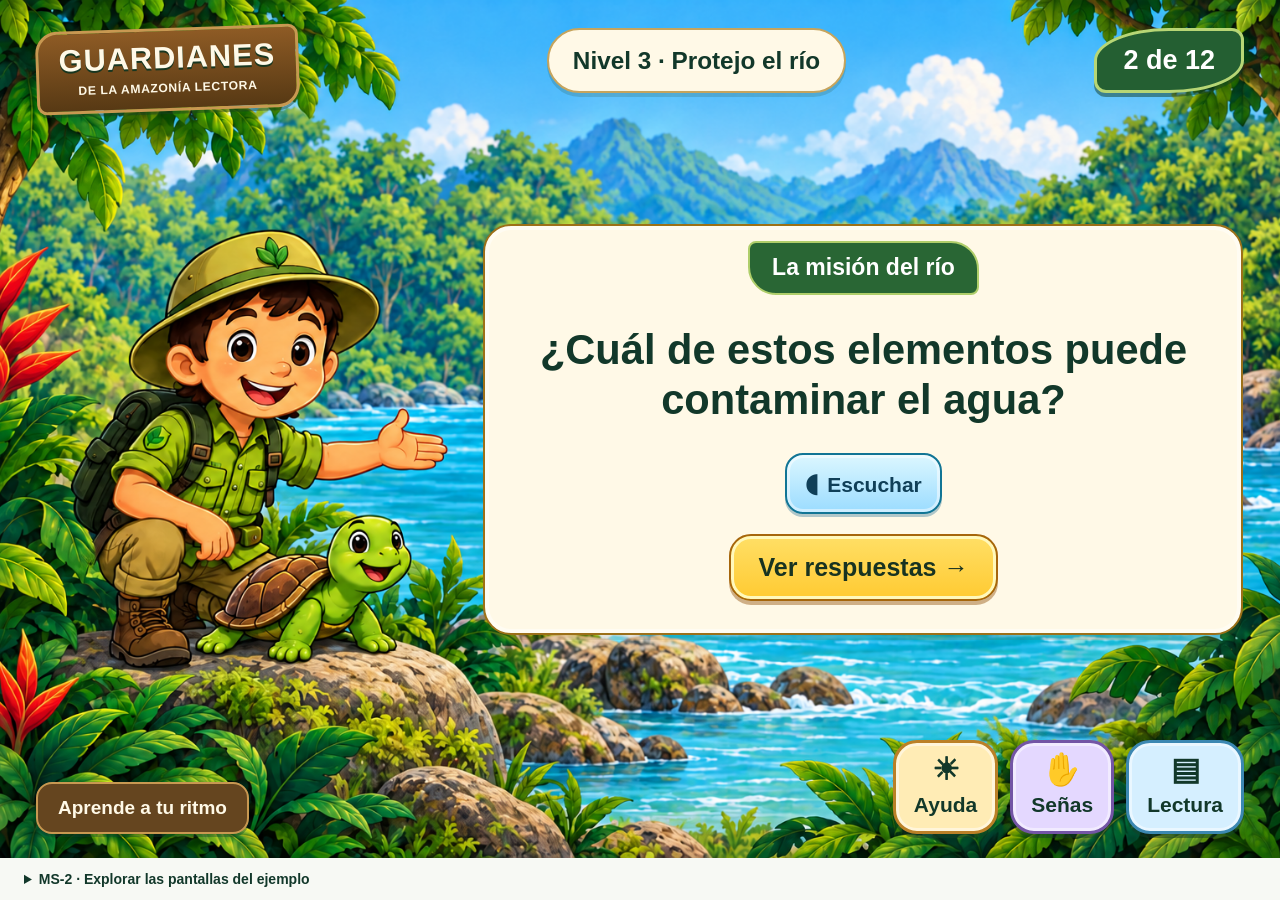
<file: prototipo/index.html>
<!doctype html>
<html lang="es"><head><meta charset="utf-8"><meta name="viewport" content="width=device-width,initial-scale=1"><meta name="color-scheme" content="light"><title>MS-2 · Guardianes de la Amazonía Lectora</title><link rel="stylesheet" href="styles.css"></head>
<body>
<a class="skip" href="#screen-title">Ir a la actividad</a>
<div class="scene">
<header class="header"><div class="wordmark"><strong>GUARDIANES</strong><span>DE LA AMAZONÍA LECTORA</span></div><div class="level">Nivel 3 · Protejo el río</div><div class="progress" id="progress-label" aria-label="Escena 2 de 12">2 de 12</div></header>
<main id="screen" class="activity" aria-label="Actividad del río"></main>
<footer class="scene-footer"><span class="pace">Aprende a tu ritmo</span><nav class="utilities" aria-label="Apoyos de la actividad"><button id="help" class="utility help" aria-haspopup="dialog"><span aria-hidden="true">☀</span>Ayuda</button><button id="sign" class="utility sign" aria-haspopup="dialog"><span aria-hidden="true">✋</span>Señas</button><button id="settings" class="utility reading" aria-haspopup="dialog"><span aria-hidden="true">▤</span>Lectura</button></nav></footer>
</div>
<details class="review"><summary>MS-2 · Explorar las pantallas del ejemplo</summary><div class="review-content"><label for="screen-picker">Pantalla</label><select id="screen-picker"><option value="single">Pregunta · escena 2</option><option value="welcome">Bienvenida · escena 1</option><option value="multi">Varias respuestas · escena 11</option><option value="reward">Recompensa · escena 12</option><option value="teacher">Reporte docente</option></select><p>Prototipo de interfaz. Las escenas 1, 2, 11 y 12 son ejemplos independientes del Nivel 3. No registra el progreso del juego. Los videos LSEC requieren grabación y validación.</p></div></details>
<div id="announcer" class="sr-only" role="status" aria-live="polite" aria-atomic="true"></div>
<dialog id="help-dialog" aria-labelledby="help-title"><div class="dialog-head"><h2 id="help-title">☀ Una pista</h2><button data-close="help-dialog" class="close" aria-label="Cerrar ayuda">×</button></div><p id="help-text" class="hint-text"></p><div class="dialog-actions"><button id="help-audio" class="audio">Escuchar pista</button><button id="help-sign" class="subtle">Ver pista en señas</button><button data-close="help-dialog" class="primary">¡Voy a intentarlo!</button></div></dialog>
<dialog id="sign-dialog" aria-labelledby="sign-title"><div class="dialog-head"><h2 id="sign-title">Lengua de señas</h2><button data-close="sign-dialog" class="close" aria-label="Cerrar señas">×</button></div><p class="subheading">Lengua de señas ecuatoriana · LSEC</p><label for="sign-context">Contenido de esta actividad</label><select id="sign-context"></select><div id="sign-content"></div><button data-close="sign-dialog" class="primary return">Volver a la actividad</button></dialog>
<dialog id="settings-dialog" aria-labelledby="settings-title"><div class="dialog-head"><h2 id="settings-title">Lectura</h2><button data-close="settings-dialog" class="close" aria-label="Cerrar lectura">×</button></div><label class="setting"><input type="checkbox" id="large-text">Texto más grande</label><label class="setting"><input type="checkbox" id="reduce-motion">Reducir movimiento</label><p>Lee o escucha a tu ritmo. Puedes repetir la consigna y abrir las señas cuando lo necesites.</p><p id="save-state" class="save-state" role="status">Preferencias de lectura locales</p><div class="dialog-actions"><button id="settings-sign" class="subtle">Ver ajustes en señas</button><button data-close="settings-dialog" class="primary">Guardar y volver</button></div></dialog>
<script src="core.js"></script><script src="data.js"></script><script src="icons.js"></script><script src="app.js"></script>
</body></html>
</file>
<file: prototipo/styles.css>
:root{--ink:#12382a;--cream:#fff9e7;--gold:#ffd44d;--gold-edge:#a6660c;--blue:#c8efff;--purple:#e4d8ff;--text:24px;--line:#598065}*{box-sizing:border-box}body{margin:0;background:#eaf3e6;color:var(--ink);font-family:'Trebuchet MS',Arial,sans-serif;line-height:1.45}button,select,input{font:inherit}button,select{min-height:48px;border:2px solid var(--line);border-radius:16px;padding:10px 18px;color:var(--ink);background:var(--cream);cursor:pointer;font-weight:700}button:hover{filter:brightness(1.035);box-shadow:0 4px 0 #153b2920}button:disabled{cursor:default;background:#e6e5df;color:#58615f;border-color:#848d87;box-shadow:none}button:focus-visible,select:focus-visible,a:focus-visible,input:focus-visible,summary:focus-visible{outline:3px solid #111827;outline-offset:4px;box-shadow:0 0 0 3px white}button:active:not(:disabled){transform:translateY(1px)}h1,h2,h3,p{margin-top:0}h1,h2{line-height:1.2}svg{display:block}.skip{position:absolute;top:-100px;left:16px;padding:16px;background:white;z-index:20}.skip:focus{top:16px}.scene{max-width:1680px;margin:0 auto;min-height:760px;min-height:max(760px,calc(100dvh - 42px));display:grid;grid-template-rows:auto 1fr auto;gap:24px;background:#b5dbca url('assets/guardian-modular.png') center center/cover no-repeat;padding:28px 36px 24px;isolation:isolate}.header{display:flex;align-items:flex-start;justify-content:space-between;gap:20px}.wordmark{background:linear-gradient(#8e5b25,#573914);border:3px solid #c89851;box-shadow:0 3px 0 #173e2370;border-radius:22px 10px 22px 10px;padding:10px 20px;color:#fff9e7;text-align:center;transform:rotate(-2deg)}.wordmark strong{display:block;font-size:clamp(20px,2.4vw,34px);letter-spacing:1px;line-height:1.1;text-shadow:0 2px #173620}.wordmark span{font-size:clamp(10px,.95vw,13px);font-weight:800;letter-spacing:.6px}.level{background:var(--cream);padding:13px 24px;border:2px solid #c6a45d;border-radius:40px;font-size:clamp(18px,1.9vw,28px);font-weight:bold;box-shadow:0 4px 0 #24442c30}.progress{background:#245f32;color:white;border:3px solid #b7d675;border-radius:50% 12px 50% 12px;padding:10px 26px;min-width:142px;text-align:center;font-size:27px;font-weight:800;box-shadow:0 4px 0 #153e2780}.activity{width:63%;margin:20px 0 12px auto;align-self:center;min-width:0}.question-card,.question-strip,.content-card,.answer,.feedback,.touch-hint{background:var(--cream);border:2px solid #d4ab57;box-shadow:0 5px 0 #80632025, inset 0 0 0 4px #ffffff70;border-radius:28px}.question-card{max-width:760px;margin:auto;padding:32px 34px;text-align:center}.kicker{display:inline-block;background:#296634;color:white;border:2px solid #afce6a;padding:8px 22px;margin:-58px auto 22px;border-radius:8px 28px 8px 28px;font-size:23px;font-weight:bold}.question-card h1{font-size:clamp(30px,3.25vw,48px);margin:8px 0 28px}.question-card .audio{display:block;margin:0 auto 20px}.primary{background:linear-gradient(#ffdf66,#ffca31);border:2px solid var(--gold-edge);box-shadow:inset 0 0 0 3px #fff8bb,0 4px 0 #96581575;border-radius:22px;font-size:25px;min-height:62px;padding:13px 28px;color:#183321}.audio{background:linear-gradient(#dcf7ff,#9bdcff);border-color:#117595;color:#103f58;border-radius:18px;font-size:21px;box-shadow:inset 0 0 0 3px #ffffff80,0 3px 0 #07598550;white-space:nowrap}.audio:before{content:'◖';font-size:26px;margin-right:8px}.question-strip{padding:22px 26px;display:flex;align-items:center;gap:22px;margin-bottom:24px}.question-strip h1{font-size:clamp(27px,2.7vw,39px);margin:0;flex:1}.question-strip .audio{font-size:18px;padding:10px 16px}.options{display:grid;grid-template-columns:repeat(3,minmax(0,1fr));gap:18px;min-width:0;margin:0;border:0;padding:0}.answer{display:flex;flex-direction:column;justify-content:center;align-items:center;gap:16px;padding:24px 14px;min-height:258px;text-align:center;font-size:clamp(22px,2.1vw,30px);line-height:1.2;overflow-wrap:anywhere;font-weight:bold;position:relative}.answer svg{width:112px;height:112px;max-width:100%;filter:drop-shadow(0 5px 1px #12382a15)}.answer:disabled{background:var(--cream);color:var(--ink);border-color:#d4ab57;opacity:1}.answer.chosen,.answer:has(input:checked){border:3px solid #1d4ed8;box-shadow:0 0 0 3px #fff,inset 0 0 0 3px #bfdbfe}.choice-mark{font-size:15px}.options.multi{grid-template-columns:repeat(2,minmax(0,1fr));margin-bottom:20px}.multi .answer{flex-direction:row;min-height:150px;padding-left:44px;font-size:23px;cursor:pointer}.multi svg{width:76px;height:76px;flex-shrink:0}.answer input{position:absolute;left:14px;top:18px;width:24px;height:24px;accent-color:#1d4ed8}.answer:has(input:focus-visible){outline:3px solid #111827;outline-offset:5px}.touch-hint{display:table;margin:22px auto 0;padding:9px 30px;font-size:22px;font-weight:bold;text-align:center}.feedback{padding:20px 24px;margin-top:22px;border-color:#486e42;font-size:var(--text)}.feedback.retry{border-color:#8c3c29}.feedback p{margin-bottom:12px}.feedback .row{display:flex;align-items:center;flex-wrap:wrap;gap:12px}.subtle{background:var(--cream);border-color:#526f60;font-size:18px;min-height:48px}.content-card{padding:32px;font-size:var(--text)}.content-card h1{font-size:38px}.content-card .row{display:flex;gap:14px;flex-wrap:wrap}.reward{text-align:center}.reward svg{width:110px;height:110px;margin:0 auto 20px}.reward p{text-align:left}.small-note{font-size:16px}.scene-footer{display:flex;justify-content:space-between;gap:24px;align-items:flex-end}.pace{font-size:19px;font-weight:bold;background:#65451f;color:#fff9e7;border:2px solid #c89851;border-radius:16px;padding:10px 20px;box-shadow:0 3px 0 #123d3060}.utilities{display:flex;gap:12px}.utility{display:flex;flex-direction:column;align-items:center;justify-content:center;gap:4px;min-width:102px;min-height:94px;font-size:21px;border-radius:24px;border-width:3px;box-shadow:inset 0 0 0 3px #ffffff80,0 4px 0 #153e2780}.utility span{font-size:31px;line-height:1.05}.utility.help{background:#ffecb5;border-color:#bb8027}.utility.sign{background:var(--purple);border-color:#7355a5}.utility.reading{background:#d5efff;border-color:#3c88b2}.review{max-width:1680px;margin:auto;background:#f7f9f4;font-size:14px}.review summary{cursor:pointer;padding:11px 24px;font-weight:bold}.review-content{padding:12px 24px 24px}.review select{margin:0 16px 12px}.review p{max-width:840px}.report-state{margin:20px 0;background:#eef3ea;border:2px solid #698a73;border-radius:18px;padding:24px}.report-state h2{font-size:26px}dialog{width:min(730px,calc(100% - 32px));max-height:calc(100dvh - 32px);padding:28px 32px;border:2px solid #d4ab57;border-radius:30px;background:var(--cream);color:var(--ink);box-shadow:0 18px 100px #0f302455,inset 0 0 0 4px #ffffff80;overflow-y:auto}dialog::backdrop{background:#093b40a6}.dialog-head{display:flex;align-items:center;justify-content:space-between;gap:16px;margin-bottom:20px}.dialog-head h2{font-size:34px;margin:0}.close{width:50px;height:50px;padding:0;border-radius:50%;font-size:34px;line-height:1;flex-shrink:0}.hint-text{text-align:center;font-size:32px;font-weight:bold;margin:24px 0;line-height:1.45}.dialog-actions{display:flex;justify-content:center;align-items:center;gap:16px;flex-wrap:wrap}.dialog-actions .primary{flex-basis:100%;max-width:380px}.subheading{font-size:16px;color:#3c5a50;margin-top:-10px}#sign-dialog label{font-size:16px;font-weight:bold;display:block;margin-bottom:6px}#sign-context{width:100%;font-size:17px;font-weight:normal;margin-bottom:18px}.sign-stage{aspect-ratio:16/9;background:#dfd3fb;border:2px solid #9985c0;border-radius:22px;display:flex;align-items:center;justify-content:center;flex-direction:column;gap:16px;color:#45276c;font-size:25px;font-weight:bold;overflow:hidden}.sign-stage .hands{font-size:62px;line-height:1}.sign-stage video{width:100%;height:100%;object-fit:contain}.sign-stage p{margin:0}.transcript{font-size:24px;line-height:1.4;margin:18px 0}.clip-status{font-size:15px}.clip-controls{display:flex;gap:10px;flex-wrap:wrap;margin:12px 0 20px}.clip-controls button{font-size:17px}.return{display:block;margin:auto}.sign-expanded{width:min(1100px,calc(100% - 24px))}.sign-expanded .sign-stage{max-height:58dvh}.setting{display:flex;align-items:center;gap:16px;font-size:26px;padding:12px 0;cursor:pointer}.setting input{width:28px;height:28px;accent-color:#245f32}.save-state{font-size:16px;background:#ecf4e5;padding:12px;border-radius:10px}#settings-dialog p{font-size:22px}.sr-only{position:absolute;width:1px;height:1px;padding:0;margin:-1px;overflow:hidden;clip:rect(0,0,0,0);white-space:nowrap;border:0}[hidden]{display:none!important}.large{--text:30px}.large .question-card h1{font-size:52px}.large .question-strip h1{font-size:42px}.large .answer{font-size:30px}.large .transcript{font-size:30px}.large .content-card h1{font-size:44px}.large .activity{width:70%}.reduced *{animation:none!important;transition:none!important;scroll-behavior:auto!important}@media(prefers-reduced-motion:reduce){*{animation:none!important;transition:none!important}}
@media(max-width:1100px){.scene{padding:22px;gap:28px;background-position:32% center}.activity{width:67%;margin-top:40px}.header{gap:12px}.level{padding:12px 18px}.wordmark{padding:9px 12px}.progress{min-width:112px;padding:10px 15px;font-size:23px}.question-strip{display:block}.question-strip .audio{display:block;margin:16px 0 0 auto}.answer{min-height:216px;padding:20px 10px;font-size:22px}.answer svg{width:82px;height:82px}.options{gap:12px}.multi .answer{font-size:21px;flex-direction:column}.utility{min-width:94px}.large .activity{width:74%}}
@media(max-width:760px){.scene{padding:18px 16px;min-height:100dvh;background-position:26% center;gap:36px}.header{flex-wrap:wrap;align-items:center}.wordmark{order:0}.level{order:2;flex-basis:100%;text-align:center;font-size:21px}.progress{order:1}.activity,.large .activity{width:100%;margin:130px 0 0}.question-card{padding:28px 22px}.question-card h1,.large .question-card h1{font-size:34px}.question-strip h1,.large .question-strip h1{font-size:30px}.options{grid-template-columns:1fr}.answer{flex-direction:row;min-height:126px;text-align:left;justify-content:flex-start;padding:18px 22px;font-size:24px}.answer svg{width:82px;height:82px;flex-shrink:0}.options.multi{grid-template-columns:1fr}.multi .answer{flex-direction:row;font-size:24px;padding-left:48px}.scene-footer{flex-wrap:wrap;justify-content:center}.pace{order:2;font-size:16px}.utilities{width:100%;justify-content:center}.utility{min-width:0;flex:1;max-width:130px;font-size:20px}.large .answer{font-size:28px}.question-strip{padding:22px}.primary{font-size:24px}.content-card{padding:26px 22px}.content-card h1{font-size:32px}dialog{padding:24px 20px;border-radius:22px}.dialog-head h2{font-size:28px}.hint-text{font-size:27px}.sign-stage{font-size:21px}.sign-stage .hands{font-size:42px}.transcript{font-size:23px}.review select{display:block;width:100%;margin:10px 0}.clip-controls button{flex:1}.return{width:100%}.setting{font-size:23px}.sign-expanded .sign-stage{max-height:none}}
@media(max-width:380px){.scene{padding:14px 12px}.wordmark strong{font-size:18px}.wordmark span{font-size:9px}.progress{font-size:20px;min-width:92px;padding:9px}.question-card h1,.large .question-card h1{font-size:30px}.kicker{font-size:19px;padding:8px 14px}.utility{font-size:17px;padding:10px 8px;min-height:88px}.utility span{font-size:28px}.utilities{gap:8px}.question-card .primary{width:100%;padding:12px}.answer{padding:18px 14px;font-size:22px}.answer svg{width:64px;height:64px}.hint-text{font-size:24px}.dialog-head h2{font-size:25px}}
@media(min-width:761px) and (max-height:800px){.scene{min-height:calc(100dvh - 42px);padding:20px 30px 18px;gap:18px}.activity{margin-top:12px;margin-bottom:6px}.wordmark strong{font-size:27px}.level{font-size:24px;padding:10px 24px}.progress{font-size:24px;padding:8px 24px}.question-card{padding:24px 30px}.question-card h1{font-size:39px;margin:6px 0 20px}.question-card .audio{margin-bottom:16px}.kicker{font-size:21px;padding:6px 20px;margin-bottom:12px}.primary{min-height:54px;font-size:23px;padding:11px 26px}.utility{min-height:78px;font-size:19px;border-radius:20px}.utility span{font-size:26px}.question-strip{padding:18px 22px;margin-bottom:20px}.question-strip h1{font-size:31px}.answer{min-height:206px;font-size:25px;padding:20px 14px}.answer svg{width:90px;height:90px}.touch-hint{margin-top:18px;font-size:20px}.large .question-card h1{font-size:48px}.large .question-strip h1{font-size:38px}}
.question-card,.question-strip,.content-card,.answer,.feedback,.touch-hint{border-color:#9c7018}.answer:disabled{border-color:#9c7018}
@media(min-width:761px) and (max-height:800px){#sign-dialog{padding:20px 26px;width:min(700px,calc(100% - 32px))}#sign-dialog .dialog-head{margin-bottom:10px}#sign-dialog .dialog-head h2{font-size:28px}#sign-dialog .subheading{margin:0 0 10px;font-size:14px}#sign-dialog label{font-size:14px}#sign-context{margin-bottom:12px;font-size:16px}.sign-stage{max-width:390px;margin:auto}.sign-stage .hands{font-size:42px}.sign-stage p{font-size:22px}.transcript{font-size:21px;margin:12px 0}.clip-status{margin:8px 0;font-size:14px}.clip-controls{margin:10px 0 14px}.clip-controls button{font-size:16px;padding:8px 14px}#sign-dialog.sign-expanded{width:min(1050px,calc(100% - 24px))}.sign-expanded .sign-stage{max-width:650px}}
#report-state{display:block;width:100%;max-width:100%;font-size:20px;margin:12px 0}
</file>
